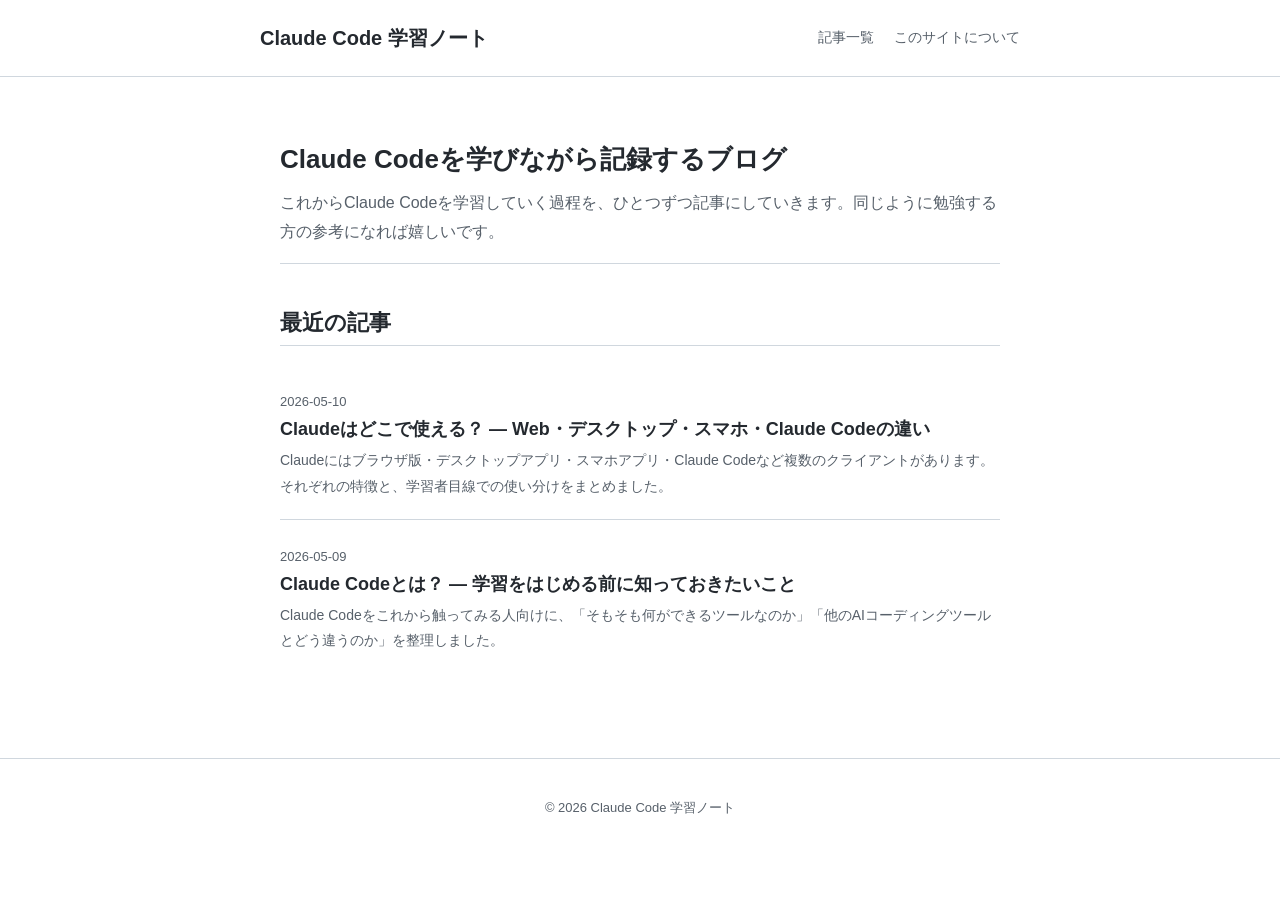
<file: index.html>
<!DOCTYPE html>
<html lang="ja">
<head>
  <meta charset="UTF-8">
  <meta name="viewport" content="width=device-width, initial-scale=1.0">
  <meta name="description" content="Claude Codeの学習記録ブログ。これからClaude Codeを学ぶ方の参考になるよう、つまずいたポイントや使い方のコツを発信していきます。">
  <title>Claude Code 学習ノート</title>
  <link rel="stylesheet" href="assets/style.css">
</head>
<body>
  <header class="site-header">
    <div class="site-header-inner">
      <h1 class="site-title"><a href="index.html">Claude Code 学習ノート</a></h1>
      <nav class="site-nav">
        <a href="index.html">記事一覧</a>
        <a href="about.html">このサイトについて</a>
      </nav>
    </div>
  </header>

  <main class="container">
    <section class="hero">
      <h1>Claude Codeを学びながら記録するブログ</h1>
      <p>これからClaude Codeを学習していく過程を、ひとつずつ記事にしていきます。同じように勉強する方の参考になれば嬉しいです。</p>
    </section>

    <section>
      <h2>最近の記事</h2>
      <ul class="post-list">
        <li>
          <span class="post-date">2026-05-10</span>
          <h3 class="post-title">
            <a href="posts/claude-clients.html">Claudeはどこで使える？ ― Web・デスクトップ・スマホ・Claude Codeの違い</a>
          </h3>
          <p class="post-excerpt">Claudeにはブラウザ版・デスクトップアプリ・スマホアプリ・Claude Codeなど複数のクライアントがあります。それぞれの特徴と、学習者目線での使い分けをまとめました。</p>
        </li>
        <li>
          <span class="post-date">2026-05-09</span>
          <h3 class="post-title">
            <a href="posts/claude-code-intro.html">Claude Codeとは？ ― 学習をはじめる前に知っておきたいこと</a>
          </h3>
          <p class="post-excerpt">Claude Codeをこれから触ってみる人向けに、「そもそも何ができるツールなのか」「他のAIコーディングツールとどう違うのか」を整理しました。</p>
        </li>
      </ul>
    </section>
  </main>

  <footer class="site-footer">
    <p>&copy; 2026 Claude Code 学習ノート</p>
  </footer>
</body>
</html>
</file>
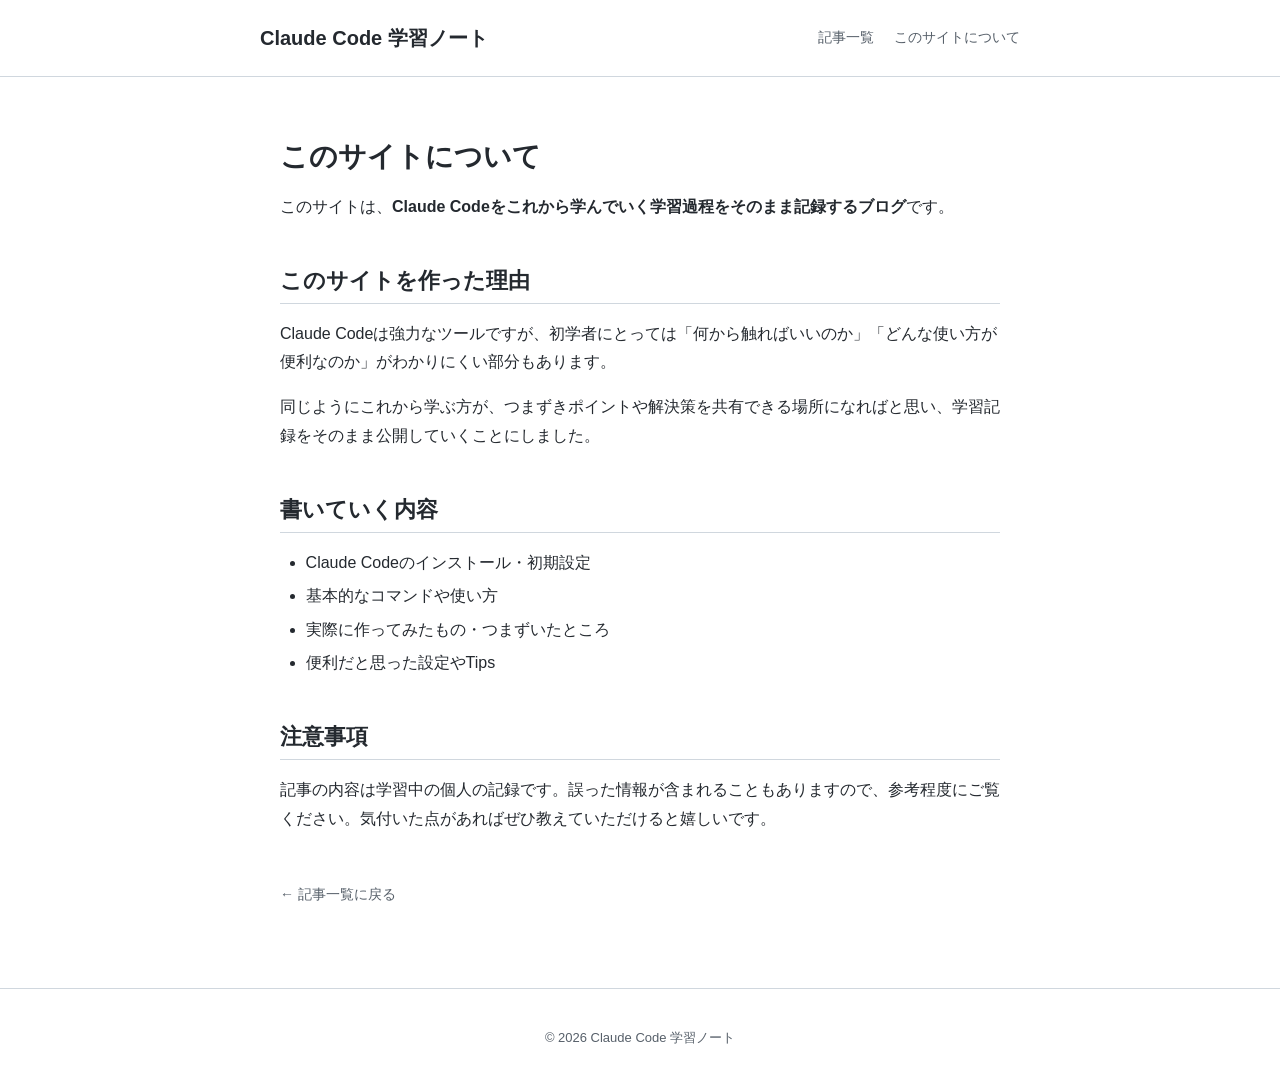
<file: about.html>
<!DOCTYPE html>
<html lang="ja">
<head>
  <meta charset="UTF-8">
  <meta name="viewport" content="width=device-width, initial-scale=1.0">
  <meta name="description" content="このサイトについて - Claude Code 学習ノート">
  <title>このサイトについて | Claude Code 学習ノート</title>
  <link rel="stylesheet" href="assets/style.css">
</head>
<body>
  <header class="site-header">
    <div class="site-header-inner">
      <h1 class="site-title"><a href="index.html">Claude Code 学習ノート</a></h1>
      <nav class="site-nav">
        <a href="index.html">記事一覧</a>
        <a href="about.html">このサイトについて</a>
      </nav>
    </div>
  </header>

  <main class="container">
    <h1>このサイトについて</h1>

    <p>このサイトは、<strong>Claude Codeをこれから学んでいく学習過程をそのまま記録するブログ</strong>です。</p>

    <h2>このサイトを作った理由</h2>
    <p>Claude Codeは強力なツールですが、初学者にとっては「何から触ればいいのか」「どんな使い方が便利なのか」がわかりにくい部分もあります。</p>
    <p>同じようにこれから学ぶ方が、つまずきポイントや解決策を共有できる場所になればと思い、学習記録をそのまま公開していくことにしました。</p>

    <h2>書いていく内容</h2>
    <ul>
      <li>Claude Codeのインストール・初期設定</li>
      <li>基本的なコマンドや使い方</li>
      <li>実際に作ってみたもの・つまずいたところ</li>
      <li>便利だと思った設定やTips</li>
    </ul>

    <h2>注意事項</h2>
    <p>記事の内容は学習中の個人の記録です。誤った情報が含まれることもありますので、参考程度にご覧ください。気付いた点があればぜひ教えていただけると嬉しいです。</p>

    <a href="index.html" class="back-link">← 記事一覧に戻る</a>
  </main>

  <footer class="site-footer">
    <p>&copy; 2026 Claude Code 学習ノート</p>
  </footer>
</body>
</html>
</file>
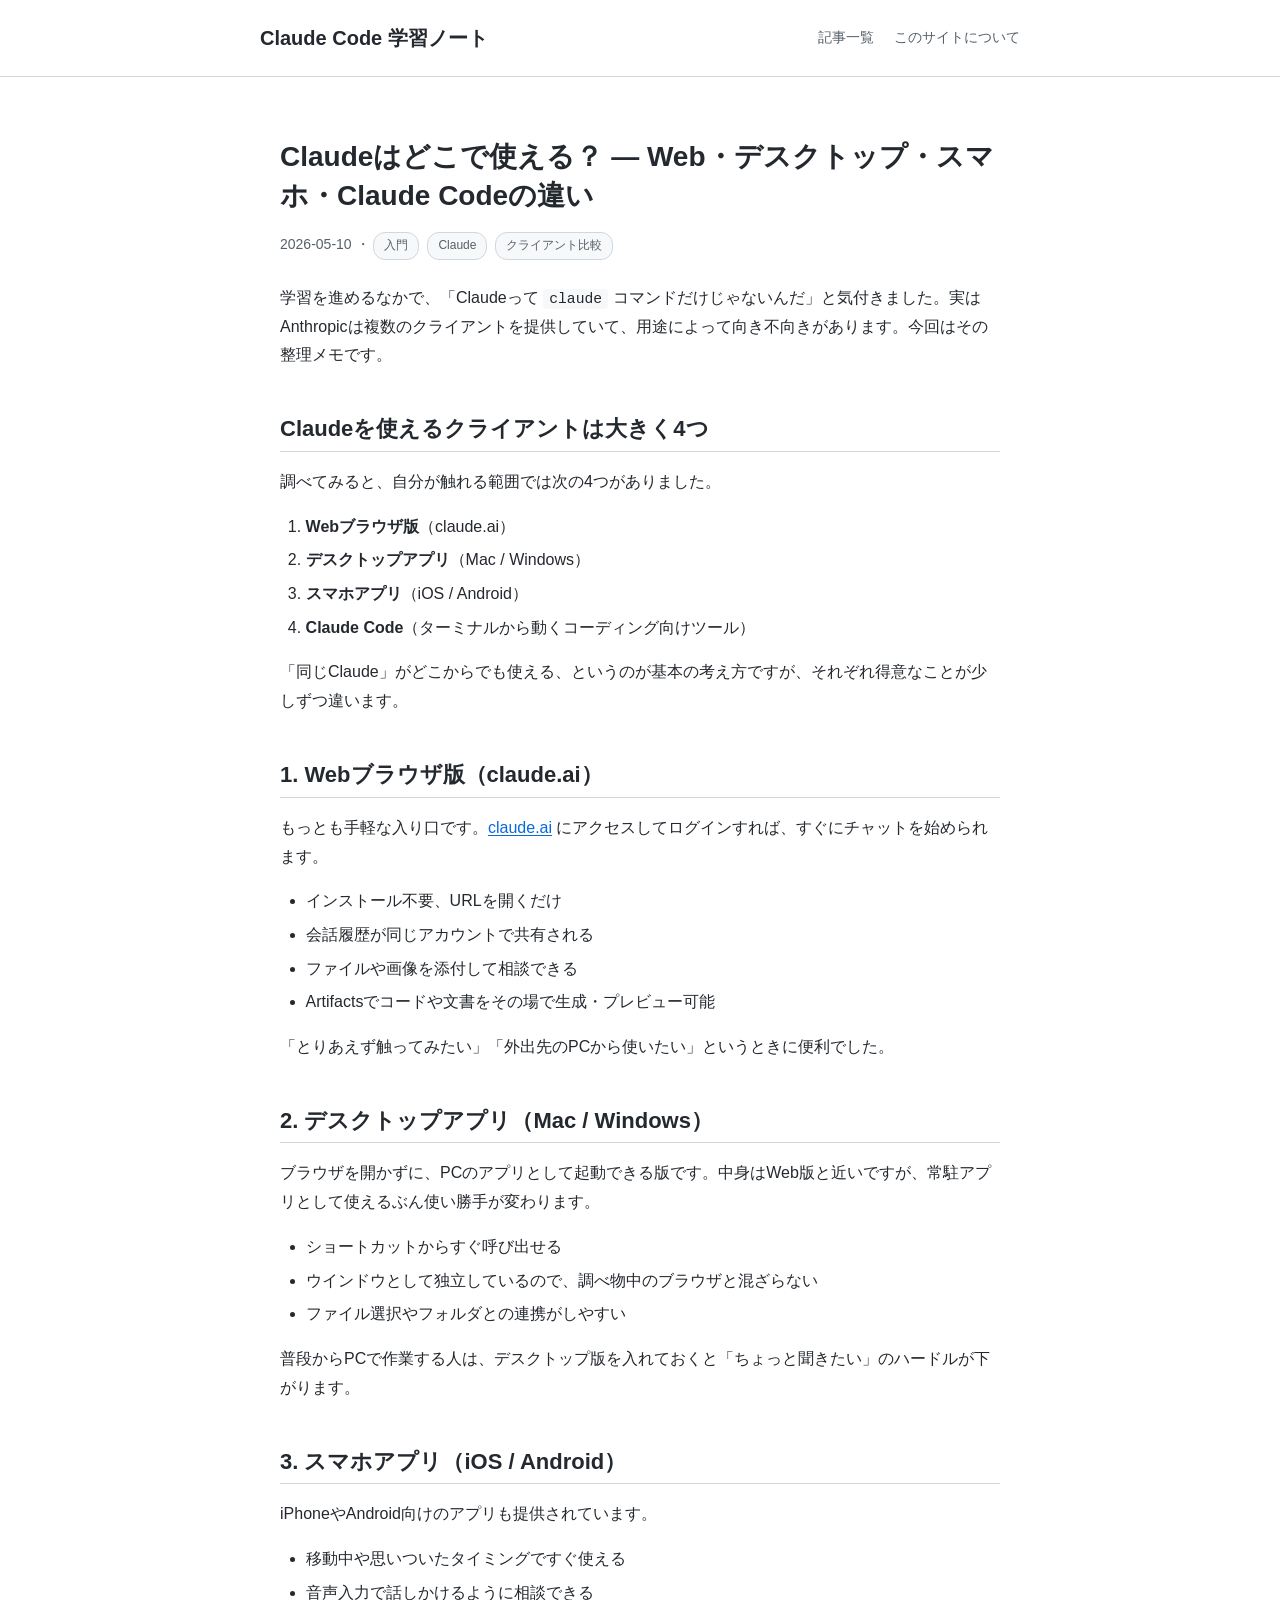
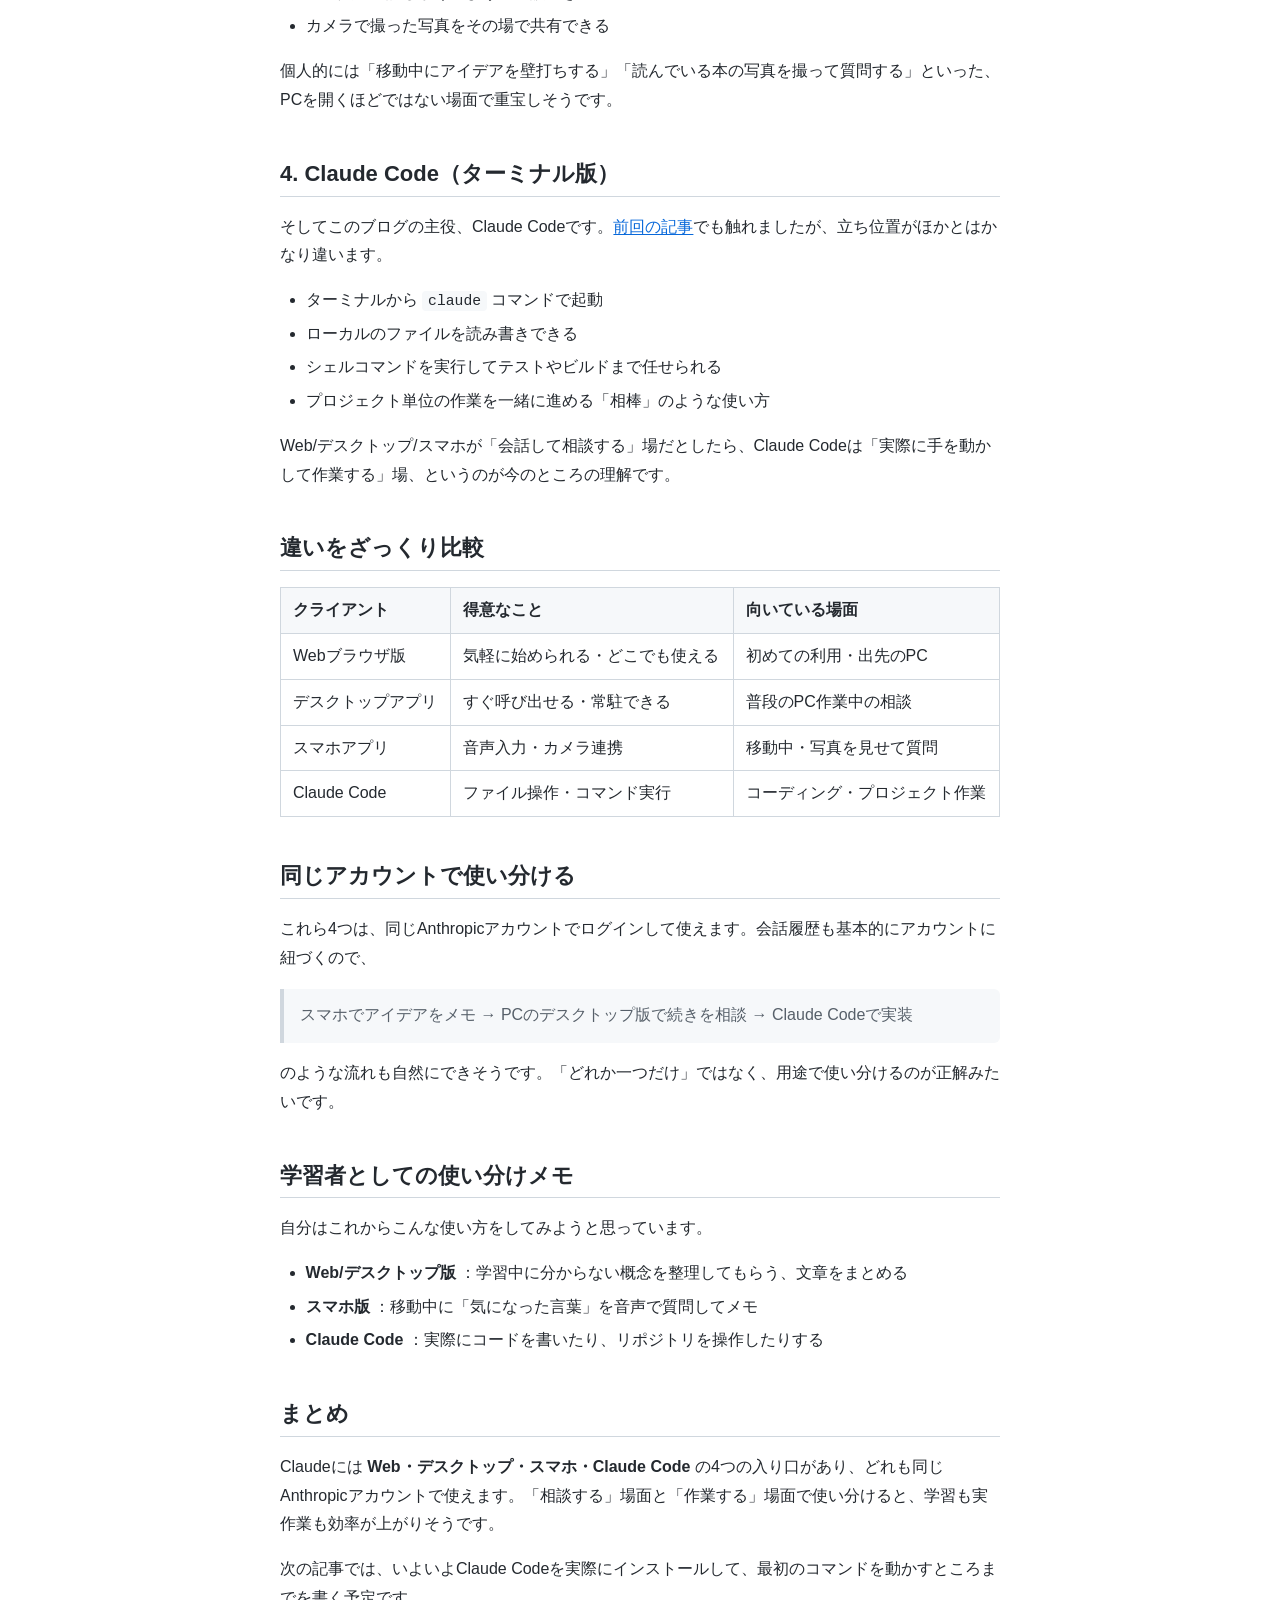
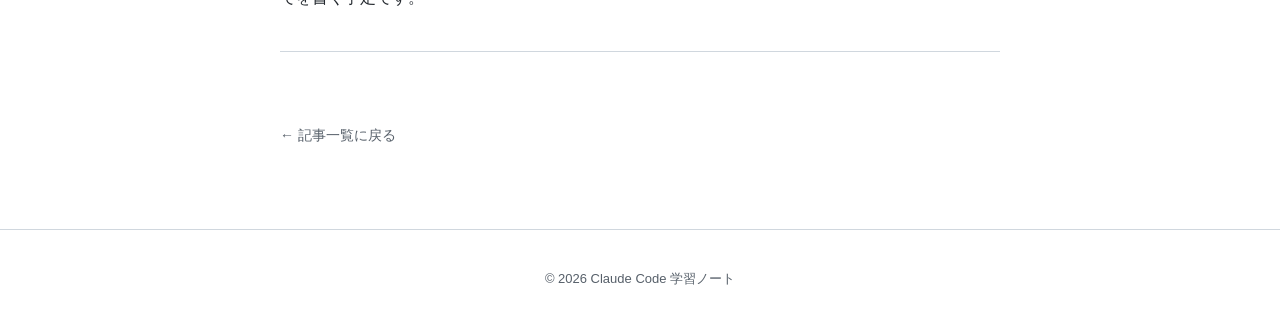
<file: posts/claude-clients.html>
<!DOCTYPE html>
<html lang="ja">
<head>
  <meta charset="UTF-8">
  <meta name="viewport" content="width=device-width, initial-scale=1.0">
  <meta name="description" content="Claudeにはデスクトップアプリ・スマホアプリ・Webブラウザ版・Claude Codeなど複数のクライアントがあります。それぞれの特徴と使い分けを学習者目線でまとめました。">
  <title>Claudeはどこで使える？ ― Web・デスクトップ・スマホ・Claude Codeの違い | Claude Code 学習ノート</title>
  <link rel="stylesheet" href="../assets/style.css">
</head>
<body>
  <header class="site-header">
    <div class="site-header-inner">
      <h1 class="site-title"><a href="../index.html">Claude Code 学習ノート</a></h1>
      <nav class="site-nav">
        <a href="../index.html">記事一覧</a>
        <a href="../about.html">このサイトについて</a>
      </nav>
    </div>
  </header>

  <main class="container">
    <article>
      <h1>Claudeはどこで使える？ ― Web・デスクトップ・スマホ・Claude Codeの違い</h1>

      <div class="article-meta">
        <span>2026-05-10</span> ・
        <span class="article-tags">
          <span class="tag">入門</span>
          <span class="tag">Claude</span>
          <span class="tag">クライアント比較</span>
        </span>
      </div>

      <p>学習を進めるなかで、「Claudeって <code>claude</code> コマンドだけじゃないんだ」と気付きました。実はAnthropicは複数のクライアントを提供していて、用途によって向き不向きがあります。今回はその整理メモです。</p>

      <h2>Claudeを使えるクライアントは大きく4つ</h2>
      <p>調べてみると、自分が触れる範囲では次の4つがありました。</p>

      <ol>
        <li><strong>Webブラウザ版</strong>（claude.ai）</li>
        <li><strong>デスクトップアプリ</strong>（Mac / Windows）</li>
        <li><strong>スマホアプリ</strong>（iOS / Android）</li>
        <li><strong>Claude Code</strong>（ターミナルから動くコーディング向けツール）</li>
      </ol>

      <p>「同じClaude」がどこからでも使える、というのが基本の考え方ですが、それぞれ得意なことが少しずつ違います。</p>

      <h2>1. Webブラウザ版（claude.ai）</h2>
      <p>もっとも手軽な入り口です。<a href="https://claude.ai/" target="_blank" rel="noopener">claude.ai</a> にアクセスしてログインすれば、すぐにチャットを始められます。</p>
      <ul>
        <li>インストール不要、URLを開くだけ</li>
        <li>会話履歴が同じアカウントで共有される</li>
        <li>ファイルや画像を添付して相談できる</li>
        <li>Artifactsでコードや文書をその場で生成・プレビュー可能</li>
      </ul>
      <p>「とりあえず触ってみたい」「外出先のPCから使いたい」というときに便利でした。</p>

      <h2>2. デスクトップアプリ（Mac / Windows）</h2>
      <p>ブラウザを開かずに、PCのアプリとして起動できる版です。中身はWeb版と近いですが、常駐アプリとして使えるぶん使い勝手が変わります。</p>
      <ul>
        <li>ショートカットからすぐ呼び出せる</li>
        <li>ウインドウとして独立しているので、調べ物中のブラウザと混ざらない</li>
        <li>ファイル選択やフォルダとの連携がしやすい</li>
      </ul>
      <p>普段からPCで作業する人は、デスクトップ版を入れておくと「ちょっと聞きたい」のハードルが下がります。</p>

      <h2>3. スマホアプリ（iOS / Android）</h2>
      <p>iPhoneやAndroid向けのアプリも提供されています。</p>
      <ul>
        <li>移動中や思いついたタイミングですぐ使える</li>
        <li>音声入力で話しかけるように相談できる</li>
        <li>カメラで撮った写真をその場で共有できる</li>
      </ul>
      <p>個人的には「移動中にアイデアを壁打ちする」「読んでいる本の写真を撮って質問する」といった、PCを開くほどではない場面で重宝しそうです。</p>

      <h2>4. Claude Code（ターミナル版）</h2>
      <p>そしてこのブログの主役、Claude Codeです。<a href="claude-code-intro.html">前回の記事</a>でも触れましたが、立ち位置がほかとはかなり違います。</p>
      <ul>
        <li>ターミナルから <code>claude</code> コマンドで起動</li>
        <li>ローカルのファイルを読み書きできる</li>
        <li>シェルコマンドを実行してテストやビルドまで任せられる</li>
        <li>プロジェクト単位の作業を一緒に進める「相棒」のような使い方</li>
      </ul>
      <p>Web/デスクトップ/スマホが「会話して相談する」場だとしたら、Claude Codeは「実際に手を動かして作業する」場、というのが今のところの理解です。</p>

      <h2>違いをざっくり比較</h2>
      <table>
        <thead>
          <tr>
            <th>クライアント</th>
            <th>得意なこと</th>
            <th>向いている場面</th>
          </tr>
        </thead>
        <tbody>
          <tr>
            <td>Webブラウザ版</td>
            <td>気軽に始められる・どこでも使える</td>
            <td>初めての利用・出先のPC</td>
          </tr>
          <tr>
            <td>デスクトップアプリ</td>
            <td>すぐ呼び出せる・常駐できる</td>
            <td>普段のPC作業中の相談</td>
          </tr>
          <tr>
            <td>スマホアプリ</td>
            <td>音声入力・カメラ連携</td>
            <td>移動中・写真を見せて質問</td>
          </tr>
          <tr>
            <td>Claude Code</td>
            <td>ファイル操作・コマンド実行</td>
            <td>コーディング・プロジェクト作業</td>
          </tr>
        </tbody>
      </table>

      <h2>同じアカウントで使い分ける</h2>
      <p>これら4つは、同じAnthropicアカウントでログインして使えます。会話履歴も基本的にアカウントに紐づくので、</p>
      <blockquote>
        <p>スマホでアイデアをメモ → PCのデスクトップ版で続きを相談 → Claude Codeで実装</p>
      </blockquote>
      <p>のような流れも自然にできそうです。「どれか一つだけ」ではなく、用途で使い分けるのが正解みたいです。</p>

      <h2>学習者としての使い分けメモ</h2>
      <p>自分はこれからこんな使い方をしてみようと思っています。</p>
      <ul>
        <li><strong>Web/デスクトップ版</strong> ：学習中に分からない概念を整理してもらう、文章をまとめる</li>
        <li><strong>スマホ版</strong> ：移動中に「気になった言葉」を音声で質問してメモ</li>
        <li><strong>Claude Code</strong> ：実際にコードを書いたり、リポジトリを操作したりする</li>
      </ul>

      <h2>まとめ</h2>
      <p>Claudeには <strong>Web・デスクトップ・スマホ・Claude Code</strong> の4つの入り口があり、どれも同じAnthropicアカウントで使えます。「相談する」場面と「作業する」場面で使い分けると、学習も実作業も効率が上がりそうです。</p>
      <p>次の記事では、いよいよClaude Codeを実際にインストールして、最初のコマンドを動かすところまでを書く予定です。</p>

      <hr>

      <a href="../index.html" class="back-link">← 記事一覧に戻る</a>
    </article>
  </main>

  <footer class="site-footer">
    <p>&copy; 2026 Claude Code 学習ノート</p>
  </footer>
</body>
</html>
</file>
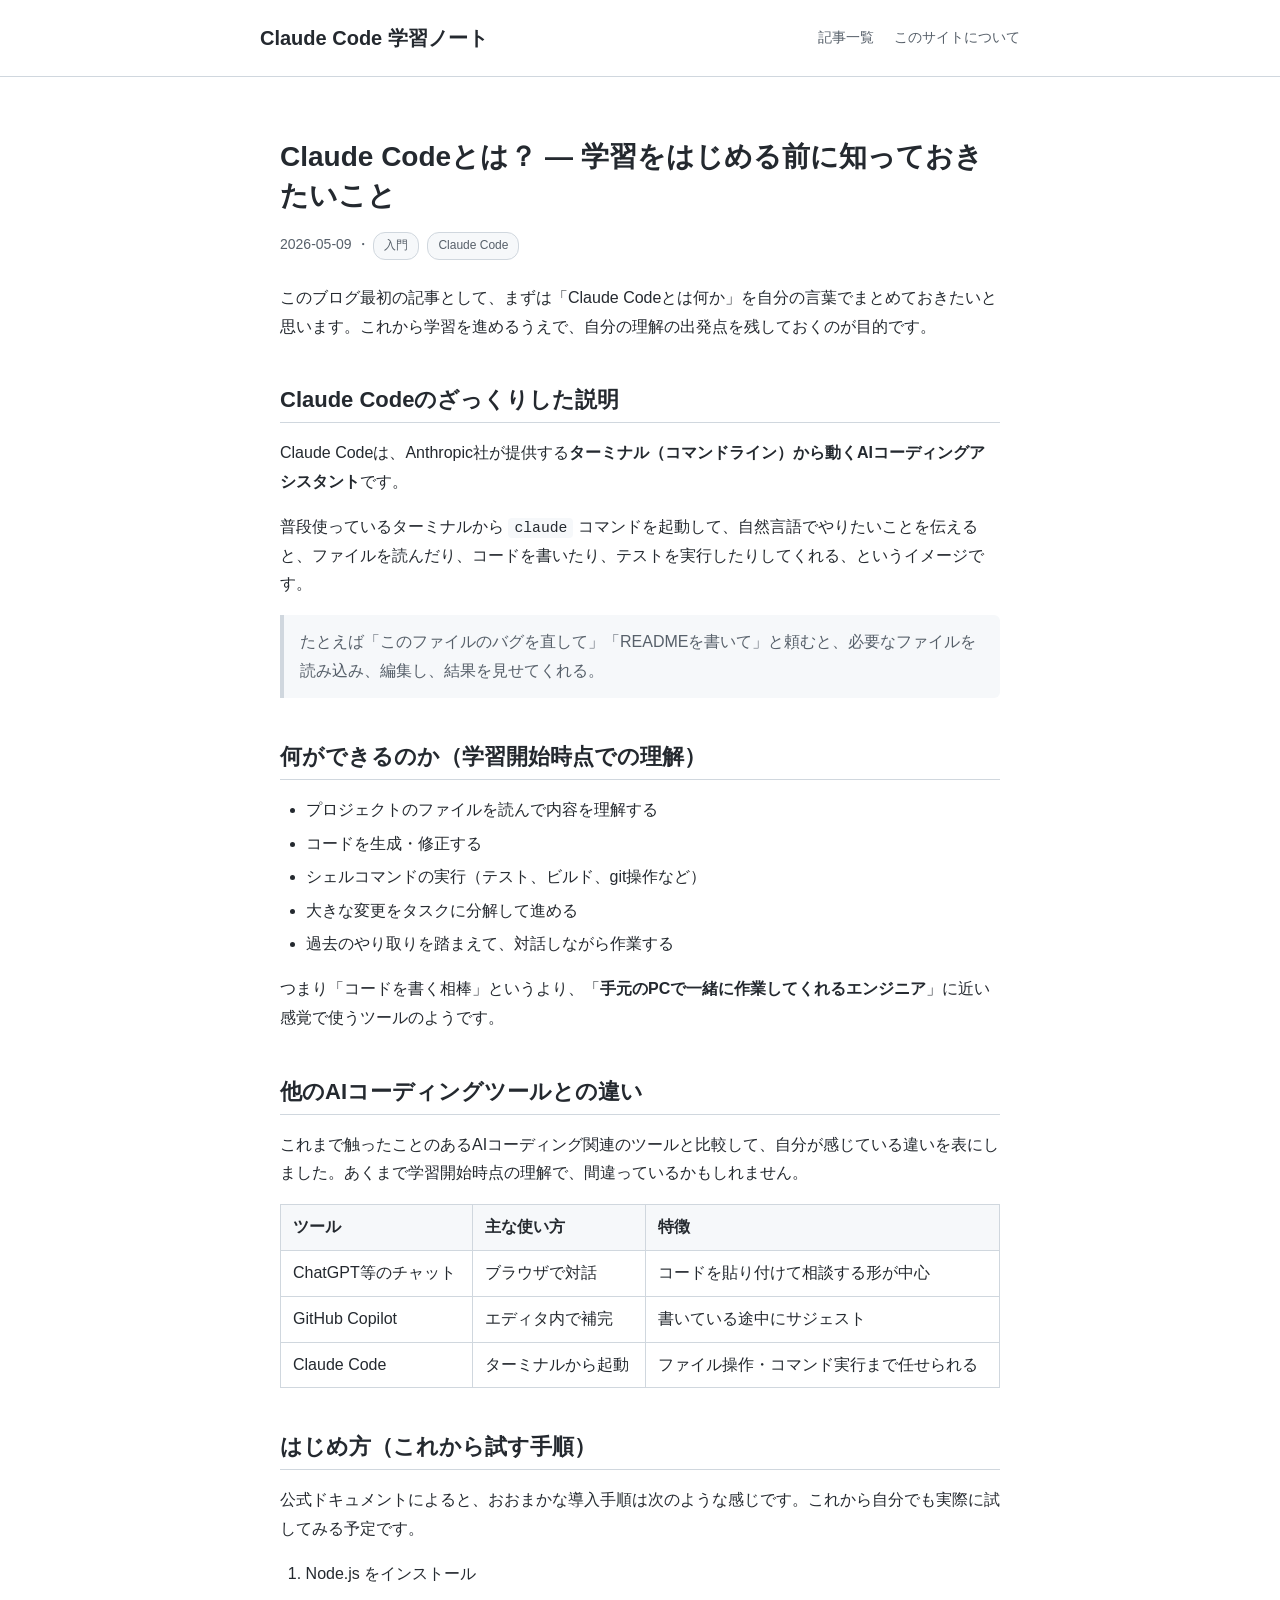
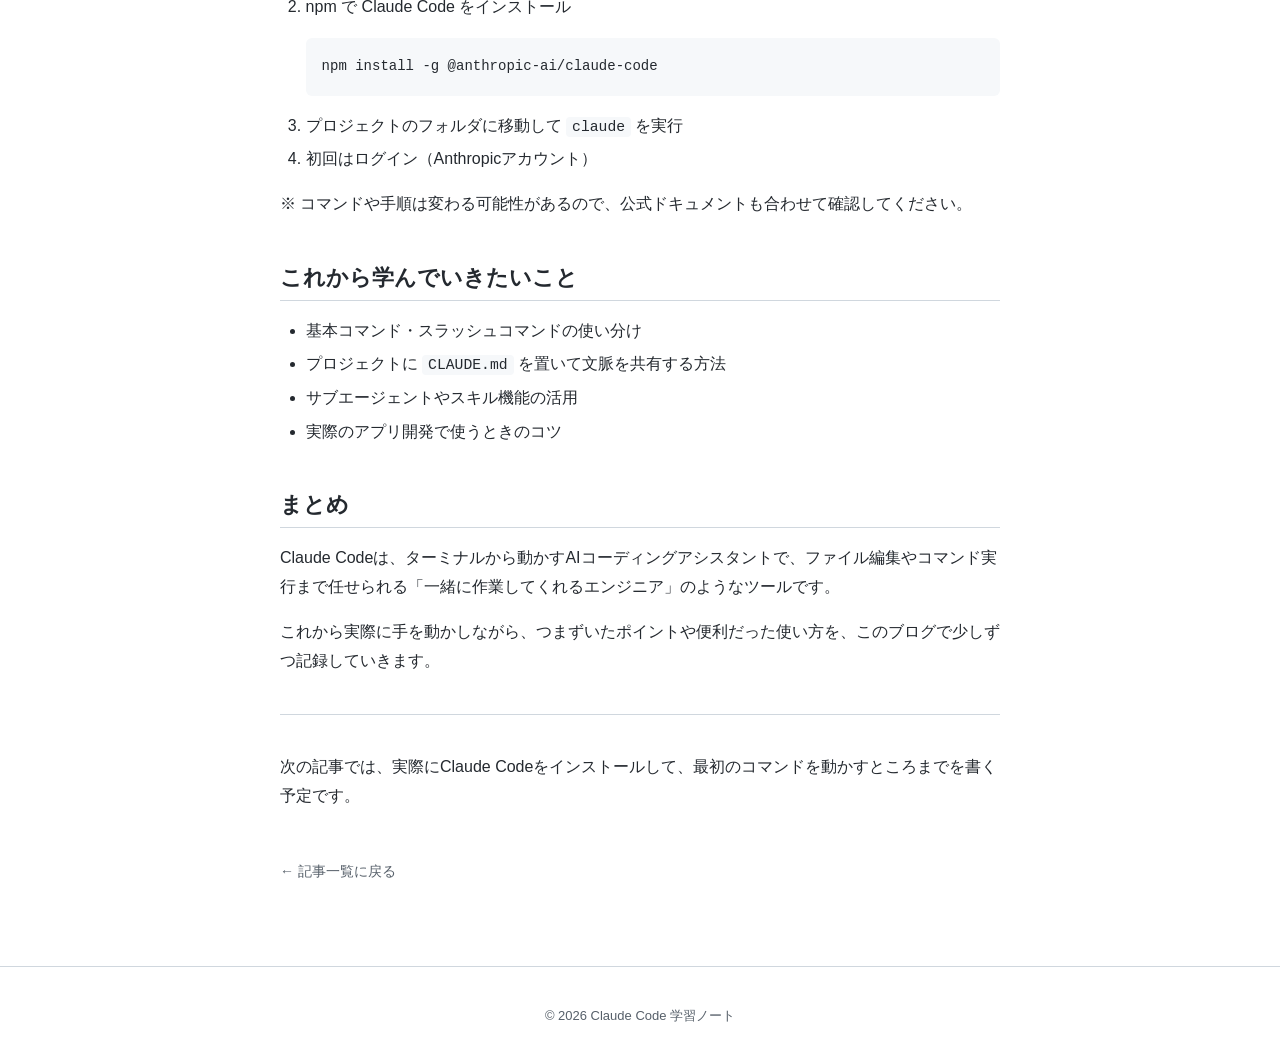
<file: posts/claude-code-intro.html>
<!DOCTYPE html>
<html lang="ja">
<head>
  <meta charset="UTF-8">
  <meta name="viewport" content="width=device-width, initial-scale=1.0">
  <meta name="description" content="Claude Codeをこれから学ぶ方向けに、概要と特徴、はじめ方をまとめた入門記事です。">
  <title>Claude Codeとは？ ― 学習をはじめる前に知っておきたいこと | Claude Code 学習ノート</title>
  <link rel="stylesheet" href="../assets/style.css">
</head>
<body>
  <header class="site-header">
    <div class="site-header-inner">
      <h1 class="site-title"><a href="../index.html">Claude Code 学習ノート</a></h1>
      <nav class="site-nav">
        <a href="../index.html">記事一覧</a>
        <a href="../about.html">このサイトについて</a>
      </nav>
    </div>
  </header>

  <main class="container">
    <article>
      <h1>Claude Codeとは？ ― 学習をはじめる前に知っておきたいこと</h1>

      <div class="article-meta">
        <span>2026-05-09</span> ・
        <span class="article-tags">
          <span class="tag">入門</span>
          <span class="tag">Claude Code</span>
        </span>
      </div>

      <p>このブログ最初の記事として、まずは「Claude Codeとは何か」を自分の言葉でまとめておきたいと思います。これから学習を進めるうえで、自分の理解の出発点を残しておくのが目的です。</p>

      <h2>Claude Codeのざっくりした説明</h2>
      <p>Claude Codeは、Anthropic社が提供する<strong>ターミナル（コマンドライン）から動くAIコーディングアシスタント</strong>です。</p>
      <p>普段使っているターミナルから <code>claude</code> コマンドを起動して、自然言語でやりたいことを伝えると、ファイルを読んだり、コードを書いたり、テストを実行したりしてくれる、というイメージです。</p>

      <blockquote>
        <p>たとえば「このファイルのバグを直して」「READMEを書いて」と頼むと、必要なファイルを読み込み、編集し、結果を見せてくれる。</p>
      </blockquote>

      <h2>何ができるのか（学習開始時点での理解）</h2>
      <ul>
        <li>プロジェクトのファイルを読んで内容を理解する</li>
        <li>コードを生成・修正する</li>
        <li>シェルコマンドの実行（テスト、ビルド、git操作など）</li>
        <li>大きな変更をタスクに分解して進める</li>
        <li>過去のやり取りを踏まえて、対話しながら作業する</li>
      </ul>
      <p>つまり「コードを書く相棒」というより、「<strong>手元のPCで一緒に作業してくれるエンジニア</strong>」に近い感覚で使うツールのようです。</p>

      <h2>他のAIコーディングツールとの違い</h2>
      <p>これまで触ったことのあるAIコーディング関連のツールと比較して、自分が感じている違いを表にしました。あくまで学習開始時点の理解で、間違っているかもしれません。</p>

      <table>
        <thead>
          <tr>
            <th>ツール</th>
            <th>主な使い方</th>
            <th>特徴</th>
          </tr>
        </thead>
        <tbody>
          <tr>
            <td>ChatGPT等のチャット</td>
            <td>ブラウザで対話</td>
            <td>コードを貼り付けて相談する形が中心</td>
          </tr>
          <tr>
            <td>GitHub Copilot</td>
            <td>エディタ内で補完</td>
            <td>書いている途中にサジェスト</td>
          </tr>
          <tr>
            <td>Claude Code</td>
            <td>ターミナルから起動</td>
            <td>ファイル操作・コマンド実行まで任せられる</td>
          </tr>
        </tbody>
      </table>

      <h2>はじめ方（これから試す手順）</h2>
      <p>公式ドキュメントによると、おおまかな導入手順は次のような感じです。これから自分でも実際に試してみる予定です。</p>

      <ol>
        <li>Node.js をインストール</li>
        <li>npm で Claude Code をインストール
          <pre><code>npm install -g @anthropic-ai/claude-code</code></pre>
        </li>
        <li>プロジェクトのフォルダに移動して <code>claude</code> を実行</li>
        <li>初回はログイン（Anthropicアカウント）</li>
      </ol>

      <p>※ コマンドや手順は変わる可能性があるので、公式ドキュメントも合わせて確認してください。</p>

      <h2>これから学んでいきたいこと</h2>
      <ul>
        <li>基本コマンド・スラッシュコマンドの使い分け</li>
        <li>プロジェクトに <code>CLAUDE.md</code> を置いて文脈を共有する方法</li>
        <li>サブエージェントやスキル機能の活用</li>
        <li>実際のアプリ開発で使うときのコツ</li>
      </ul>

      <h2>まとめ</h2>
      <p>Claude Codeは、ターミナルから動かすAIコーディングアシスタントで、ファイル編集やコマンド実行まで任せられる「一緒に作業してくれるエンジニア」のようなツールです。</p>
      <p>これから実際に手を動かしながら、つまずいたポイントや便利だった使い方を、このブログで少しずつ記録していきます。</p>

      <hr>

      <p>次の記事では、実際にClaude Codeをインストールして、最初のコマンドを動かすところまでを書く予定です。</p>

      <a href="../index.html" class="back-link">← 記事一覧に戻る</a>
    </article>
  </main>

  <footer class="site-footer">
    <p>&copy; 2026 Claude Code 学習ノート</p>
  </footer>
</body>
</html>
</file>
<file: assets/style.css>
/* =========================================
   Claude Code 学習ブログ - 共通スタイル
   シンプル・読みやすさ重視
   ========================================= */

:root {
  --color-bg: #ffffff;
  --color-text: #24292f;
  --color-text-muted: #57606a;
  --color-border: #d0d7de;
  --color-link: #0969da;
  --color-link-hover: #0550ae;
  --color-accent: #cf5c2c;
  --color-code-bg: #f6f8fa;
  --color-code-text: #24292f;
  --color-quote-border: #d0d7de;
  --max-width: 760px;
  --font-sans: -apple-system, BlinkMacSystemFont, "Hiragino Kaku Gothic ProN",
               "Yu Gothic", "Meiryo", "Segoe UI", Roboto, "Helvetica Neue",
               Arial, sans-serif;
  --font-mono: "SFMono-Regular", Consolas, "Liberation Mono", Menlo, monospace;
}

* {
  box-sizing: border-box;
}

html {
  -webkit-text-size-adjust: 100%;
}

body {
  margin: 0;
  padding: 0;
  font-family: var(--font-sans);
  font-size: 16px;
  line-height: 1.8;
  color: var(--color-text);
  background-color: var(--color-bg);
  word-wrap: break-word;
}

/* ----- レイアウト ----- */
.container {
  max-width: var(--max-width);
  margin: 0 auto;
  padding: 24px 20px 80px;
}

/* ----- ヘッダー ----- */
.site-header {
  border-bottom: 1px solid var(--color-border);
  padding: 24px 20px;
  margin-bottom: 8px;
}

.site-header-inner {
  max-width: var(--max-width);
  margin: 0 auto;
  display: flex;
  flex-wrap: wrap;
  align-items: center;
  justify-content: space-between;
  gap: 12px;
}

.site-title {
  font-size: 20px;
  font-weight: 700;
  margin: 0;
}

.site-title a {
  color: var(--color-text);
  text-decoration: none;
}

.site-title a:hover {
  color: var(--color-link);
}

.site-nav {
  display: flex;
  gap: 20px;
}

.site-nav a {
  color: var(--color-text-muted);
  text-decoration: none;
  font-size: 14px;
}

.site-nav a:hover {
  color: var(--color-link);
}

/* ----- 見出し ----- */
h1, h2, h3, h4 {
  line-height: 1.4;
  margin-top: 2em;
  margin-bottom: 0.6em;
  font-weight: 700;
}

h1 {
  font-size: 28px;
  margin-top: 1em;
}

h2 {
  font-size: 22px;
  border-bottom: 1px solid var(--color-border);
  padding-bottom: 6px;
}

h3 {
  font-size: 18px;
}

/* ----- 段落・リンク ----- */
p {
  margin: 1em 0;
}

a {
  color: var(--color-link);
  text-decoration: underline;
  text-underline-offset: 2px;
}

a:hover {
  color: var(--color-link-hover);
}

/* ----- リスト ----- */
ul, ol {
  padding-left: 1.6em;
}

li {
  margin: 0.3em 0;
}

/* ----- コード ----- */
code {
  font-family: var(--font-mono);
  font-size: 0.92em;
  background-color: var(--color-code-bg);
  padding: 2px 6px;
  border-radius: 4px;
}

pre {
  background-color: var(--color-code-bg);
  padding: 16px;
  border-radius: 6px;
  overflow-x: auto;
  line-height: 1.6;
}

pre code {
  background: none;
  padding: 0;
  font-size: 14px;
}

/* ----- 引用 ----- */
blockquote {
  margin: 1em 0;
  padding: 0.4em 1em;
  border-left: 4px solid var(--color-quote-border);
  color: var(--color-text-muted);
  background-color: var(--color-code-bg);
  border-radius: 0 6px 6px 0;
}

blockquote p {
  margin: 0.4em 0;
}

/* ----- テーブル ----- */
table {
  border-collapse: collapse;
  width: 100%;
  margin: 1em 0;
}

th, td {
  border: 1px solid var(--color-border);
  padding: 8px 12px;
  text-align: left;
}

th {
  background-color: var(--color-code-bg);
  font-weight: 700;
}

/* ----- 区切り線 ----- */
hr {
  border: none;
  border-top: 1px solid var(--color-border);
  margin: 2.4em 0;
}

/* ----- 記事一覧 ----- */
.post-list {
  list-style: none;
  padding: 0;
  margin: 24px 0 0;
}

.post-list li {
  border-bottom: 1px solid var(--color-border);
  padding: 20px 0;
}

.post-list li:last-child {
  border-bottom: none;
}

.post-date {
  display: block;
  color: var(--color-text-muted);
  font-size: 13px;
  margin-bottom: 4px;
}

.post-title {
  font-size: 18px;
  font-weight: 700;
  margin: 0 0 6px;
}

.post-title a {
  color: var(--color-text);
  text-decoration: none;
}

.post-title a:hover {
  color: var(--color-link);
  text-decoration: underline;
}

.post-excerpt {
  color: var(--color-text-muted);
  font-size: 14px;
  margin: 0;
}

/* ----- 記事メタ情報（個別記事ページ） ----- */
.article-meta {
  color: var(--color-text-muted);
  font-size: 14px;
  margin-bottom: 24px;
}

.article-tags {
  display: inline-flex;
  gap: 8px;
  flex-wrap: wrap;
}

.tag {
  display: inline-block;
  padding: 2px 10px;
  background-color: var(--color-code-bg);
  border: 1px solid var(--color-border);
  border-radius: 12px;
  font-size: 12px;
  color: var(--color-text-muted);
  text-decoration: none;
}

/* ----- ヒーロー（トップページの紹介エリア） ----- */
.hero {
  padding: 32px 0 16px;
  border-bottom: 1px solid var(--color-border);
}

.hero h1 {
  margin: 0 0 12px;
  font-size: 26px;
}

.hero p {
  color: var(--color-text-muted);
  margin: 0;
}

/* ----- フッター ----- */
.site-footer {
  border-top: 1px solid var(--color-border);
  padding: 24px 20px;
  text-align: center;
  color: var(--color-text-muted);
  font-size: 13px;
}

/* ----- ボタン風リンク ----- */
.back-link {
  display: inline-block;
  margin-top: 32px;
  color: var(--color-text-muted);
  text-decoration: none;
  font-size: 14px;
}

.back-link:hover {
  color: var(--color-link);
}

/* ----- レスポンシブ ----- */
@media (max-width: 600px) {
  body {
    font-size: 15px;
  }

  h1 {
    font-size: 24px;
  }

  h2 {
    font-size: 20px;
  }

  .container {
    padding: 16px 16px 60px;
  }
}
</file>
